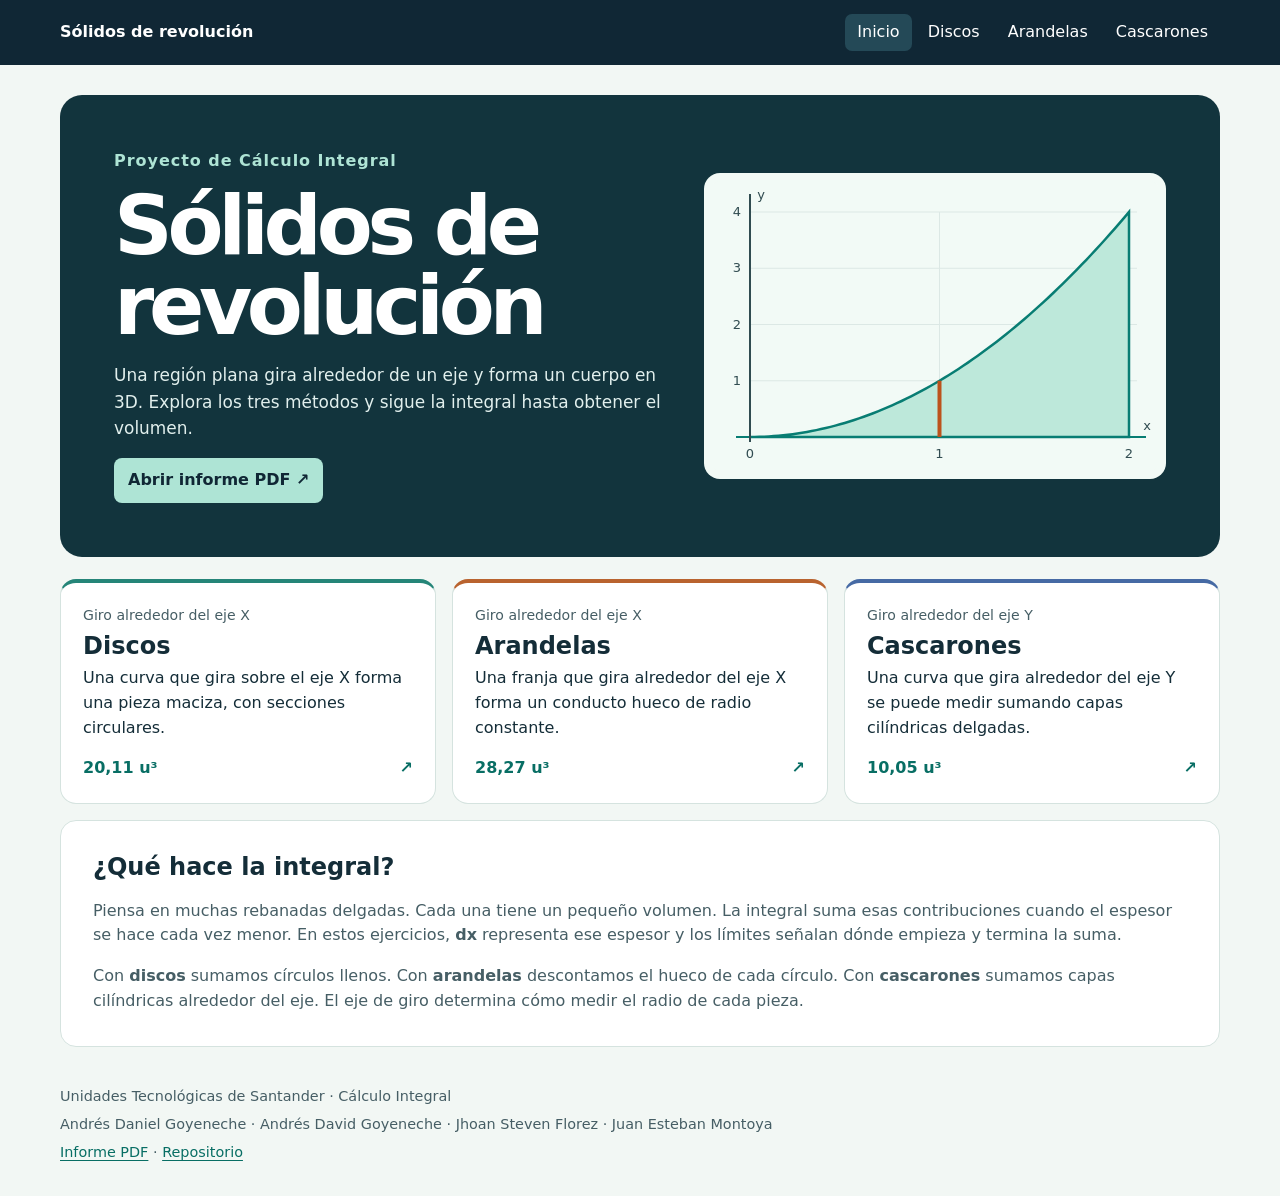
<file: index.html>
<!doctype html>
<html lang="es">
<head>
  <meta charset="utf-8">
  <meta name="viewport" content="width=device-width, initial-scale=1">
  <meta name="theme-color" content="#102735">
  <title>Inicio | Sólidos de revolución</title>
  <link rel="stylesheet" href="estilos.css">
  <script>
  const pages = ['discos', 'arandelas', 'cascarones'];
  function openLegacyLink() {
    const slug = location.hash.slice(1);
    if (pages.includes(slug)) location.replace(slug + '.html');
  }
  openLegacyLink();
  addEventListener('hashchange', openLegacyLink);
</script>
<script defer src="diagramas.js"></script>
</head>
<body>
  <header class="site-header">
    <div class="shell header-inner">
      <a class="brand" href="./">Sólidos de revolución</a>
      <nav aria-label="Páginas del proyecto"><a href="./" aria-current=page>Inicio</a><a href="discos.html">Discos</a><a href="arandelas.html">Arandelas</a><a href="cascarones.html">Cascarones</a></nav>
    </div>
  </header>
  <main class="shell">
    <section class="hero home-hero">
  <div>
    <p class="eyebrow">Proyecto de Cálculo Integral</p>
    <h1>Sólidos de<br>revolución</h1>
    <p>Una región plana gira alrededor de un eje y forma un cuerpo en 3D. Explora los tres métodos y sigue la integral hasta obtener el volumen.</p>
    <a class="action" href="Informe.pdf">Abrir informe PDF <span aria-hidden="true">↗</span></a>
  </div>
  <div class="hero-plot"><canvas id="portada" role="img" aria-label="Región plana bajo la curva y igual a x al cuadrado"></canvas></div>
</section>
<div class="methods-grid"><a class="method-card discos" href="discos.html">
  <span class="card-axis">Giro alrededor del eje X</span>
  <h2>Discos</h2><p>Una curva que gira sobre el eje X forma una pieza maciza, con secciones circulares.</p>
  <span class="card-result">20,11 u³ <span aria-hidden="true">↗</span></span>
</a><a class="method-card arandelas" href="arandelas.html">
  <span class="card-axis">Giro alrededor del eje X</span>
  <h2>Arandelas</h2><p>Una franja que gira alrededor del eje X forma un conducto hueco de radio constante.</p>
  <span class="card-result">28,27 u³ <span aria-hidden="true">↗</span></span>
</a><a class="method-card cascarones" href="cascarones.html">
  <span class="card-axis">Giro alrededor del eje Y</span>
  <h2>Cascarones</h2><p>Una curva que gira alrededor del eje Y se puede medir sumando capas cilíndricas delgadas.</p>
  <span class="card-result">10,05 u³ <span aria-hidden="true">↗</span></span>
</a></div>
<section class="paper explainer">
  <h2>¿Qué hace la integral?</h2>
  <p>Piensa en muchas rebanadas delgadas. Cada una tiene un pequeño volumen. La integral suma esas contribuciones cuando el espesor se hace cada vez menor. En estos ejercicios, <strong>dx</strong> representa ese espesor y los límites señalan dónde empieza y termina la suma.</p>
  <p>Con <strong>discos</strong> sumamos círculos llenos. Con <strong>arandelas</strong> descontamos el hueco de cada círculo. Con <strong>cascarones</strong> sumamos capas cilíndricas alrededor del eje. El eje de giro determina cómo medir el radio de cada pieza.</p>
</section>
  </main>
  <footer class="site-footer shell">
    <p>Unidades Tecnológicas de Santander · Cálculo Integral</p>
    <p>Andrés Daniel Goyeneche · Andrés David Goyeneche · Jhoan Steven Florez · Juan Esteban Montoya</p>
    <a href="Informe.pdf">Informe PDF</a> · <a href="https://github.com/stevenflorez076-bot/solidos-de-revolucion">Repositorio</a>
  </footer>
</body>
</html>
</file>
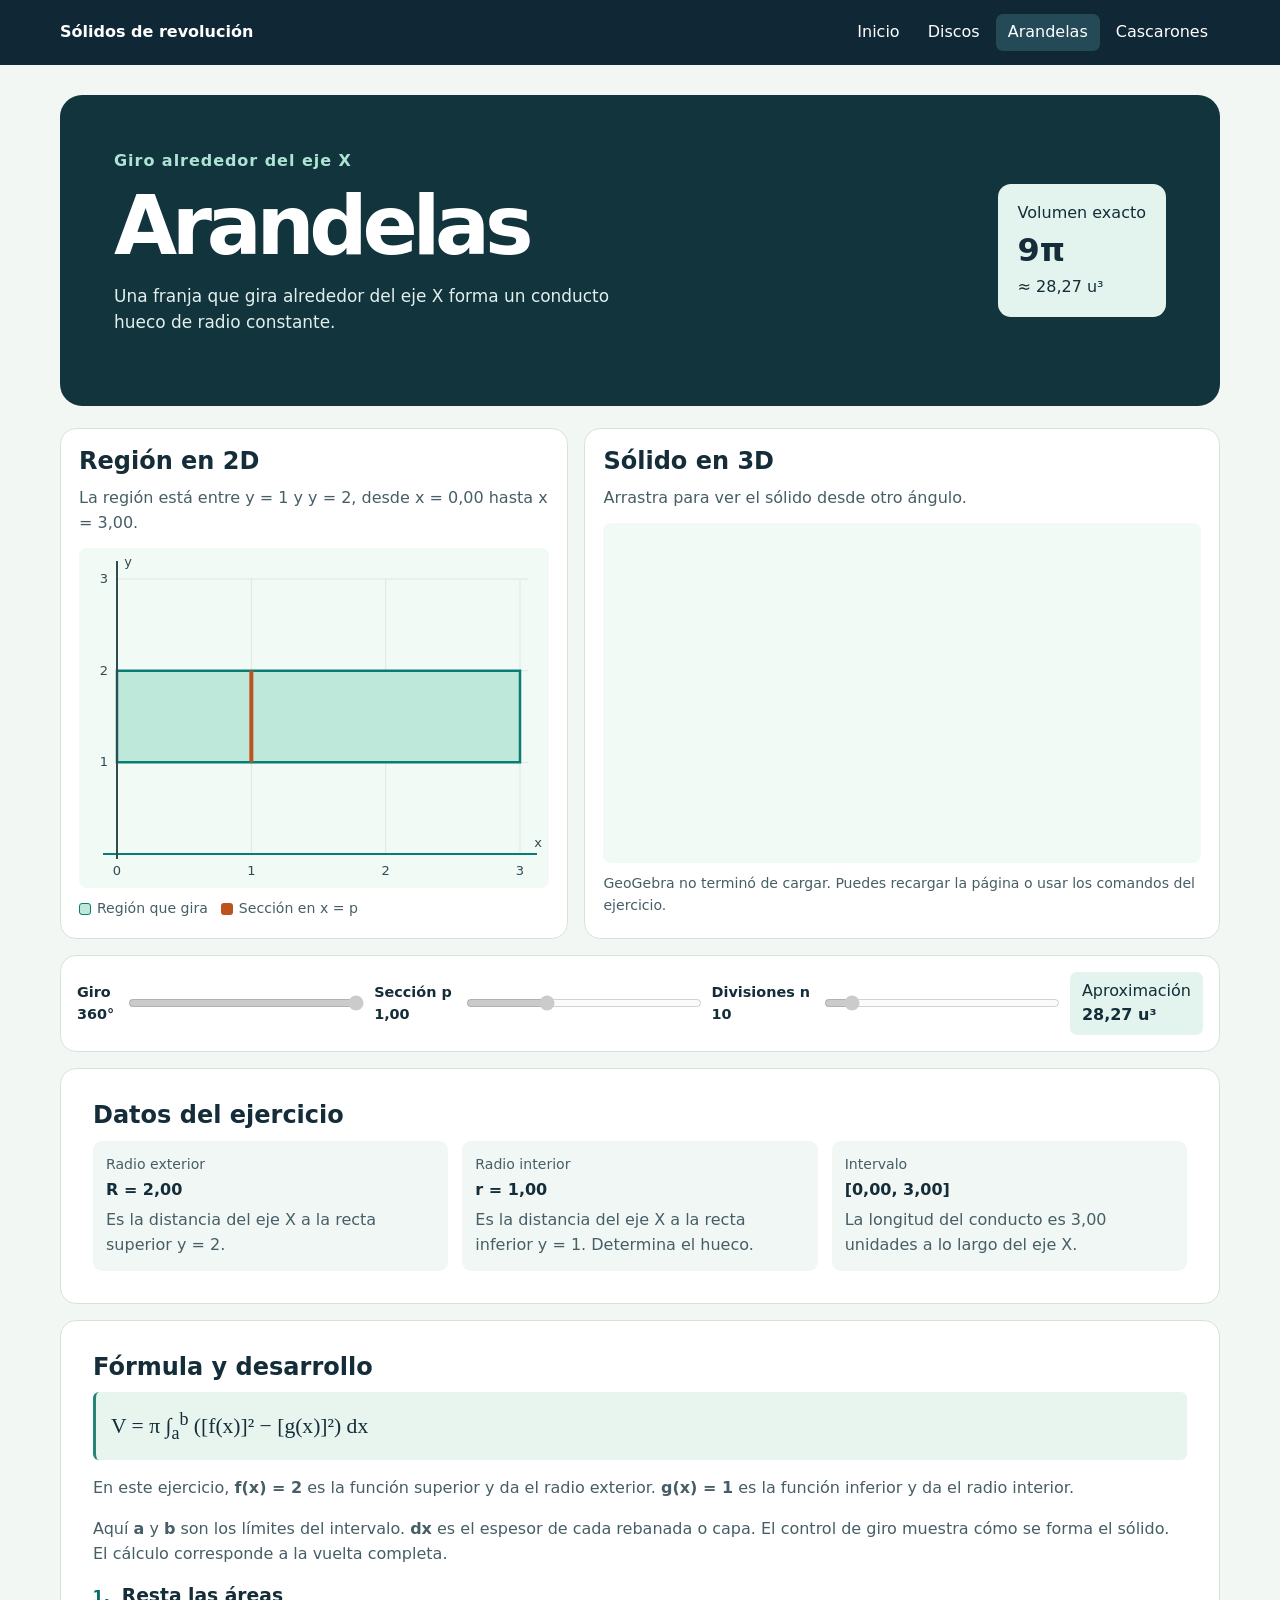
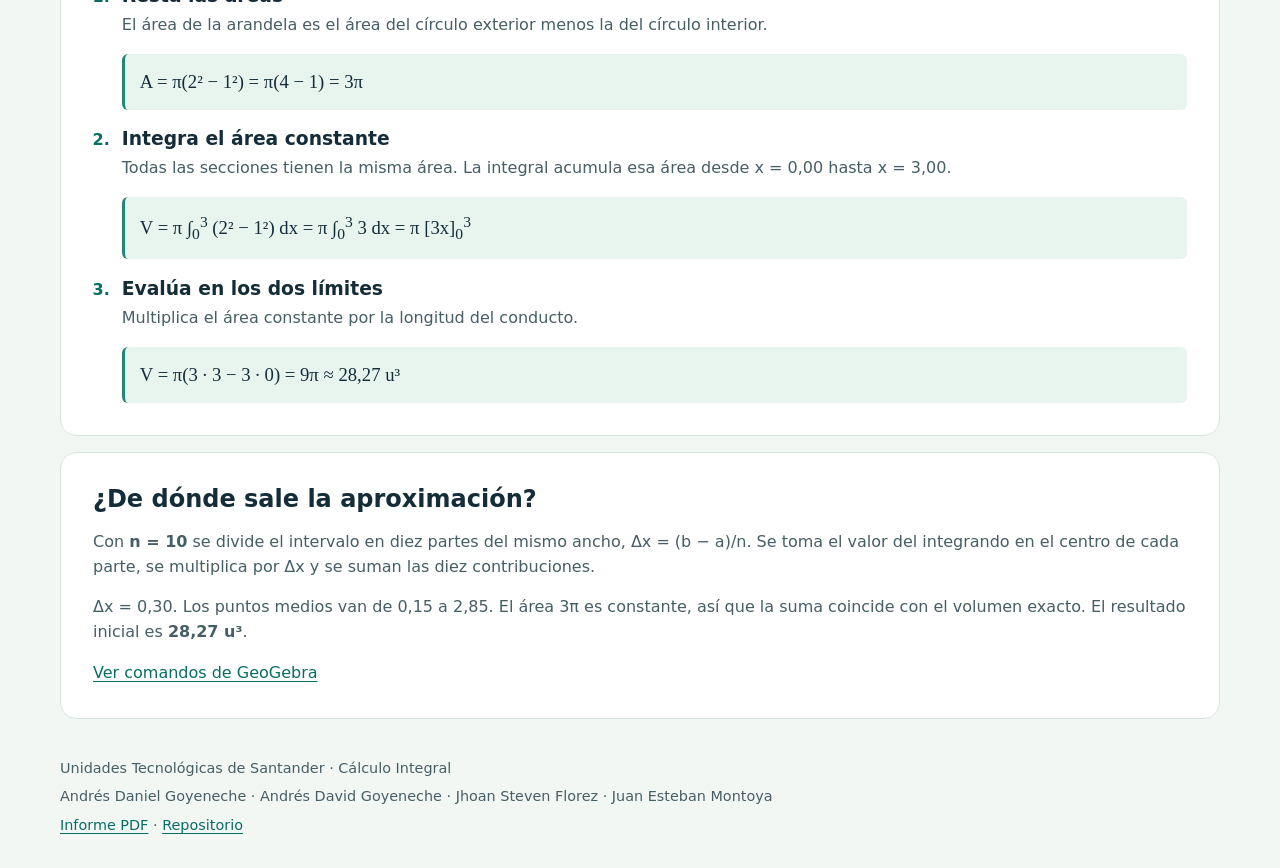
<file: arandelas.html>
<!doctype html>
<html lang="es">
<head>
  <meta charset="utf-8">
  <meta name="viewport" content="width=device-width, initial-scale=1">
  <meta name="theme-color" content="#102735">
  <title>Arandelas | Sólidos de revolución</title>
  <link rel="stylesheet" href="estilos.css">
  <script defer src="diagramas.js"></script>
  <script defer src="https://www.geogebra.org/apps/deployggb.js"></script>
  <script defer src="ejercicios.js"></script>
  <script defer src="app.js"></script>
</head>
<body>
  <header class="site-header">
    <div class="shell header-inner">
      <a class="brand" href="./">Sólidos de revolución</a>
      <nav aria-label="Páginas del proyecto"><a href="./">Inicio</a><a href="discos.html">Discos</a><a href="arandelas.html" aria-current=page>Arandelas</a><a href="cascarones.html">Cascarones</a></nav>
    </div>
  </header>
  <main class="shell">
    <article class="exercise arandelas" data-method="arandelas">
  <section class="hero exercise-hero">
    <div><p class="eyebrow">Giro alrededor del eje X</p><h1>Arandelas</h1><p>Una franja que gira alrededor del eje X forma un conducto hueco de radio constante.</p></div>
    <div class="volume"><span>Volumen exacto</span><strong>9π</strong><span>≈ 28,27 u³</span></div>
  </section>
  <div class="visuals">
    <section class="paper visual">
      <h2>Región en 2D</h2>
      <p id="region-desc">La región está entre y = 1 y y = 2, desde x = 0,00 hasta x = 3,00.</p>
      <canvas id="region" role="img" aria-label="Región plana sombreada y sección seleccionada" aria-describedby="region-desc"></canvas>
      <p class="legend"><span class="swatch area"></span> Región que gira <span class="swatch slice"></span> Sección en x = p</p>
    </section>
    <section class="paper visual">
      <h2>Sólido en 3D</h2>
      <p>Arrastra para ver el sólido desde otro ángulo.</p>
      <div id="visor" aria-label="Simulador 3D de GeoGebra"></div>
      <p id="estado" role="status">Cargando GeoGebra…</p>
    </section>
  </div>
  <section class="paper controls" aria-label="Controles del simulador">
    <label for="giro">Giro <output id="giro-valor">360°</output></label>
    <input id="giro" type="range" min="1" max="360" value="360" disabled>
    <label for="seccion">Sección p <output id="seccion-valor">1,00</output></label>
    <input id="seccion" type="range" min="0.01" max="2.99" step="0.01" value="1" disabled>
    <label for="divisiones">Divisiones n <output id="divisiones-valor">10</output></label>
    <input id="divisiones" type="range" min="1" max="100" step="1" value="10" disabled>
    <p class="approx">Aproximación <strong id="aprox">28,27 u³</strong></p>
  </section>
  <section class="paper explainer">
    <h2>Datos del ejercicio</h2>
    <dl class="data"><div><dt>Radio exterior</dt><dd><strong>R = 2,00</strong><p>Es la distancia del eje X a la recta superior y = 2.</p></dd></div><div><dt>Radio interior</dt><dd><strong>r = 1,00</strong><p>Es la distancia del eje X a la recta inferior y = 1. Determina el hueco.</p></dd></div><div><dt>Intervalo</dt><dd><strong>[0,00, 3,00]</strong><p>La longitud del conducto es 3,00 unidades a lo largo del eje X.</p></dd></div></dl>
  </section>
  <section class="paper explainer">
    <h2>Fórmula y desarrollo</h2>
    <div class="formula main-formula">V = π ∫<sub>a</sub><sup>b</sup> ([f(x)]² − [g(x)]²) dx</div>
    <p>En este ejercicio, <strong>f(x) = 2</strong> es la función superior y da el radio exterior. <strong>g(x) = 1</strong> es la función inferior y da el radio interior.</p>
    <p>Aquí <strong>a</strong> y <strong>b</strong> son los límites del intervalo. <strong>dx</strong> es el espesor de cada rebanada o capa. El control de giro muestra cómo se forma el sólido. El cálculo corresponde a la vuelta completa.</p>
    <ol class="steps"><li><h3>Resta las áreas</h3><p>El área de la arandela es el área del círculo exterior menos la del círculo interior.</p><div class="formula">A = π(2² − 1²) = π(4 − 1) = 3π</div></li><li><h3>Integra el área constante</h3><p>Todas las secciones tienen la misma área. La integral acumula esa área desde x = 0,00 hasta x = 3,00.</p><div class="formula">V = π ∫<sub>0</sub><sup>3</sup> (2² − 1²) dx = π ∫<sub>0</sub><sup>3</sup> 3 dx = π [3x]<sub>0</sub><sup>3</sup></div></li><li><h3>Evalúa en los dos límites</h3><p>Multiplica el área constante por la longitud del conducto.</p><div class="formula">V = π(3 · 3 − 3 · 0) = 9π ≈ 28,27 u³</div></li></ol>
  </section>
  <section class="paper explainer">
    <h2>¿De dónde sale la aproximación?</h2>
    <p>Con <strong>n = 10</strong> se divide el intervalo en diez partes del mismo ancho, Δx = (b − a)/n. Se toma el valor del integrando en el centro de cada parte, se multiplica por Δx y se suman las diez contribuciones.</p>
    <p>Δx = 0,30. Los puntos medios van de 0,15 a 2,85. El área 3π es constante, así que la suma coincide con el volumen exacto. El resultado inicial es <strong>28,27 u³</strong>.</p>
    <a href="comandos/arandelas.txt">Ver comandos de GeoGebra</a>
  </section>
</article>
  </main>
  <footer class="site-footer shell">
    <p>Unidades Tecnológicas de Santander · Cálculo Integral</p>
    <p>Andrés Daniel Goyeneche · Andrés David Goyeneche · Jhoan Steven Florez · Juan Esteban Montoya</p>
    <a href="Informe.pdf">Informe PDF</a> · <a href="https://github.com/stevenflorez076-bot/solidos-de-revolucion">Repositorio</a>
  </footer>
</body>
</html>
</file>
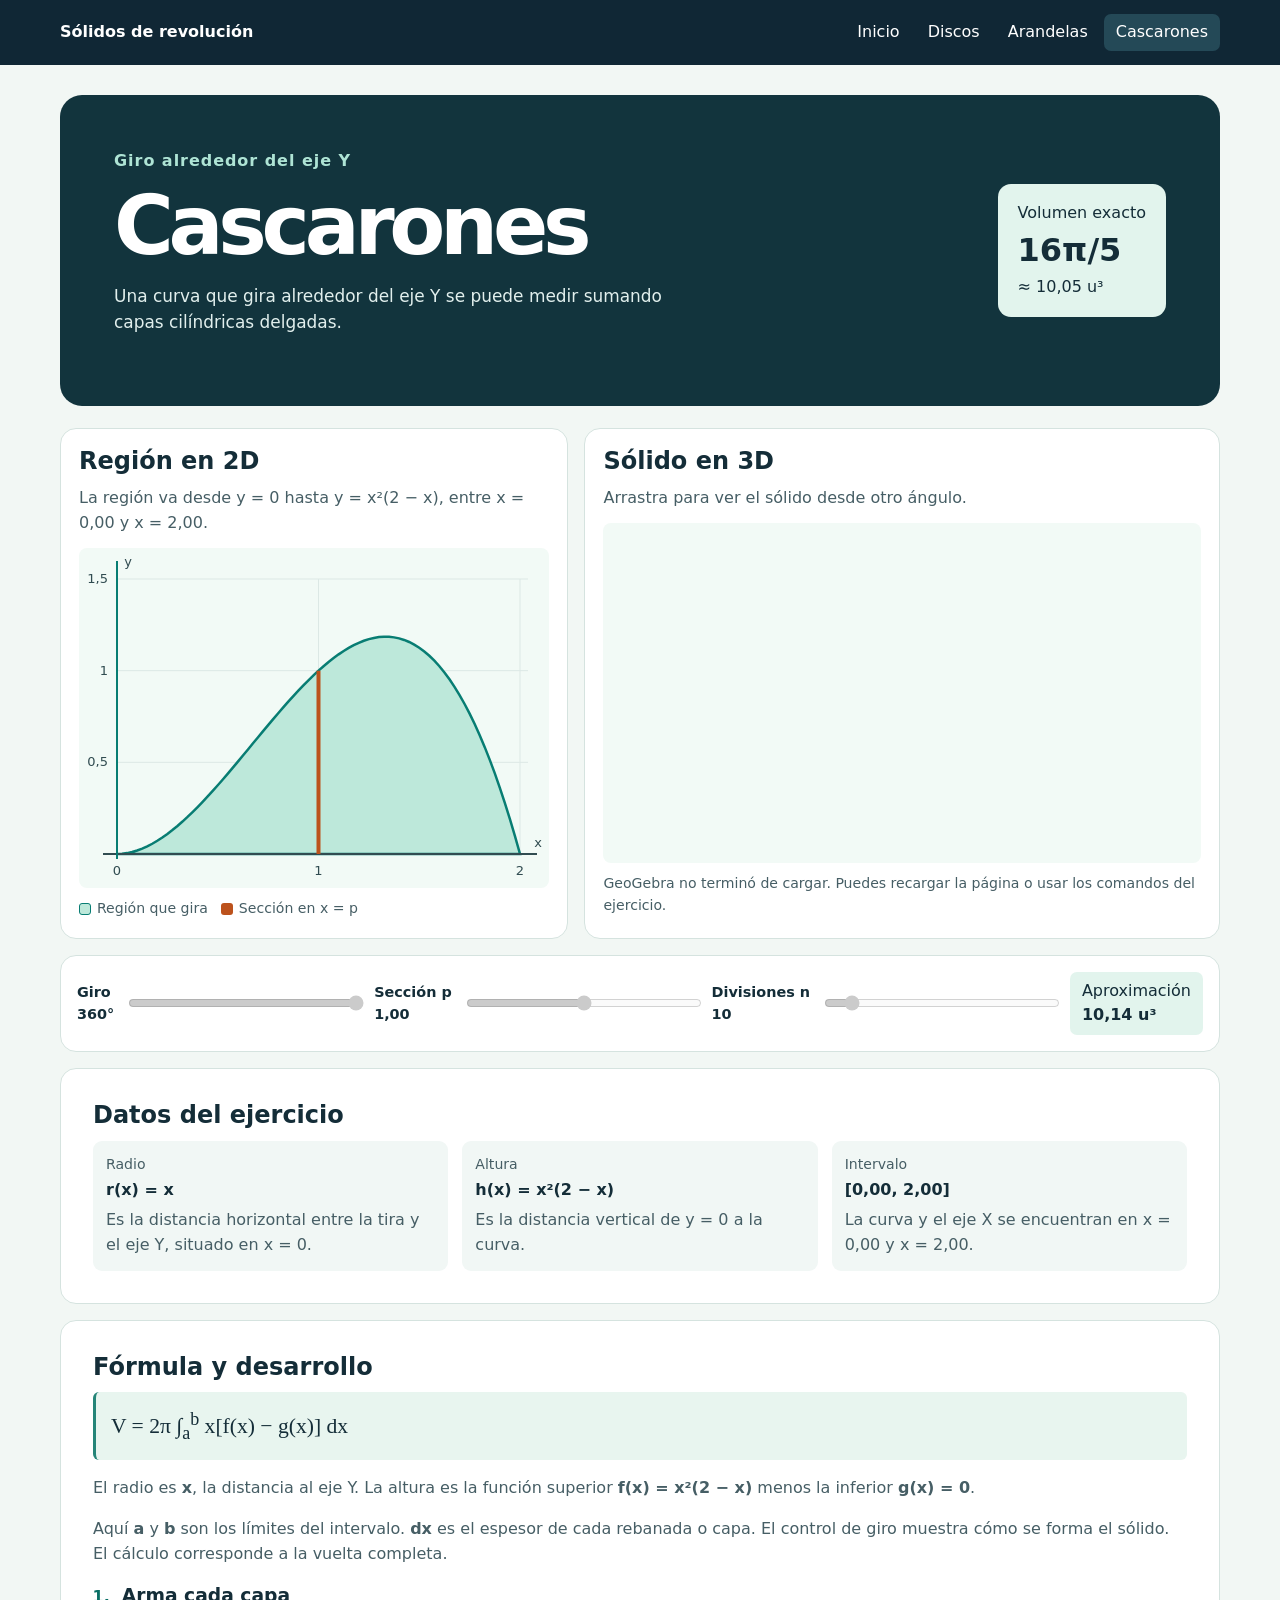
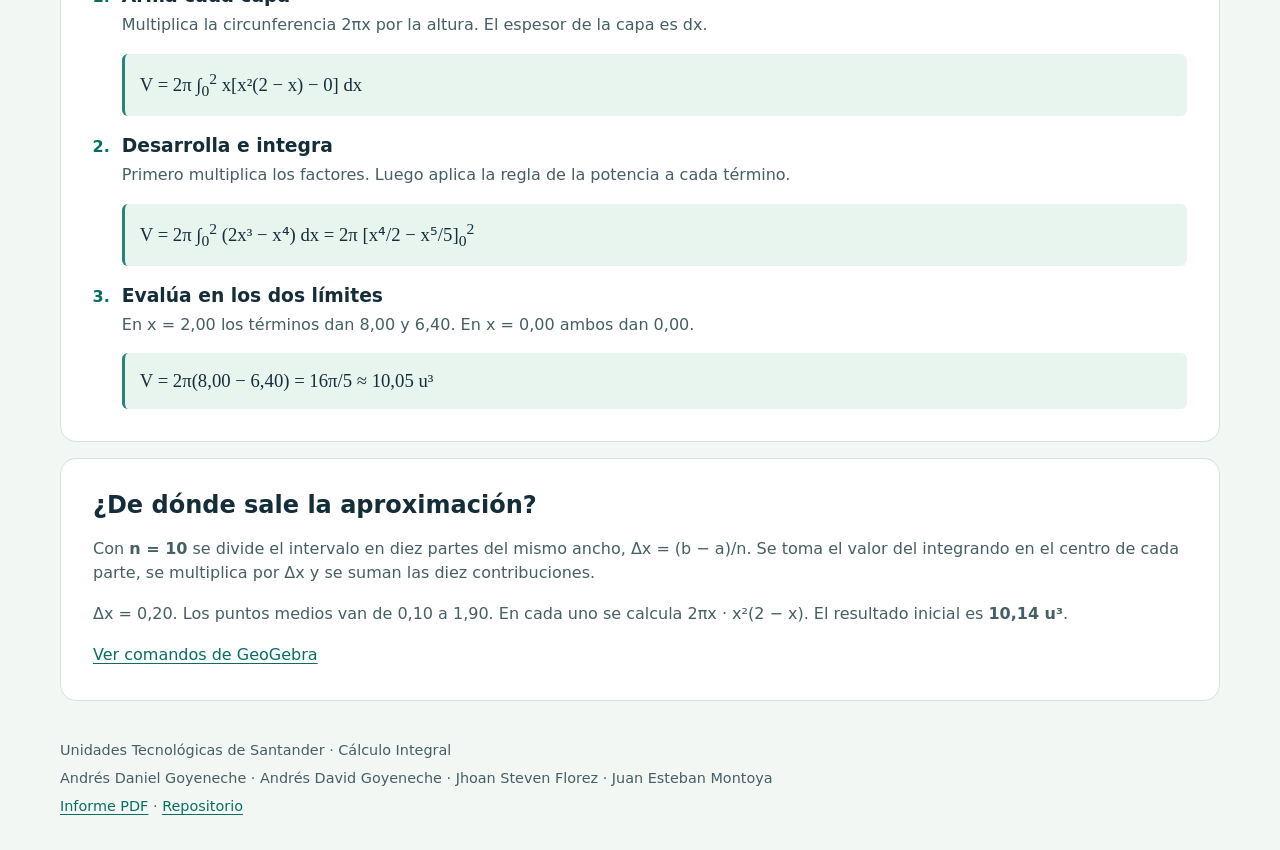
<file: cascarones.html>
<!doctype html>
<html lang="es">
<head>
  <meta charset="utf-8">
  <meta name="viewport" content="width=device-width, initial-scale=1">
  <meta name="theme-color" content="#102735">
  <title>Cascarones | Sólidos de revolución</title>
  <link rel="stylesheet" href="estilos.css">
  <script defer src="diagramas.js"></script>
  <script defer src="https://www.geogebra.org/apps/deployggb.js"></script>
  <script defer src="ejercicios.js"></script>
  <script defer src="app.js"></script>
</head>
<body>
  <header class="site-header">
    <div class="shell header-inner">
      <a class="brand" href="./">Sólidos de revolución</a>
      <nav aria-label="Páginas del proyecto"><a href="./">Inicio</a><a href="discos.html">Discos</a><a href="arandelas.html">Arandelas</a><a href="cascarones.html" aria-current=page>Cascarones</a></nav>
    </div>
  </header>
  <main class="shell">
    <article class="exercise cascarones" data-method="cascarones">
  <section class="hero exercise-hero">
    <div><p class="eyebrow">Giro alrededor del eje Y</p><h1>Cascarones</h1><p>Una curva que gira alrededor del eje Y se puede medir sumando capas cilíndricas delgadas.</p></div>
    <div class="volume"><span>Volumen exacto</span><strong>16π/5</strong><span>≈ 10,05 u³</span></div>
  </section>
  <div class="visuals">
    <section class="paper visual">
      <h2>Región en 2D</h2>
      <p id="region-desc">La región va desde y = 0 hasta y = x²(2 − x), entre x = 0,00 y x = 2,00.</p>
      <canvas id="region" role="img" aria-label="Región plana sombreada y sección seleccionada" aria-describedby="region-desc"></canvas>
      <p class="legend"><span class="swatch area"></span> Región que gira <span class="swatch slice"></span> Sección en x = p</p>
    </section>
    <section class="paper visual">
      <h2>Sólido en 3D</h2>
      <p>Arrastra para ver el sólido desde otro ángulo.</p>
      <div id="visor" aria-label="Simulador 3D de GeoGebra"></div>
      <p id="estado" role="status">Cargando GeoGebra…</p>
    </section>
  </div>
  <section class="paper controls" aria-label="Controles del simulador">
    <label for="giro">Giro <output id="giro-valor">360°</output></label>
    <input id="giro" type="range" min="1" max="360" value="360" disabled>
    <label for="seccion">Sección p <output id="seccion-valor">1,00</output></label>
    <input id="seccion" type="range" min="0.01" max="1.99" step="0.01" value="1" disabled>
    <label for="divisiones">Divisiones n <output id="divisiones-valor">10</output></label>
    <input id="divisiones" type="range" min="1" max="100" step="1" value="10" disabled>
    <p class="approx">Aproximación <strong id="aprox">10,14 u³</strong></p>
  </section>
  <section class="paper explainer">
    <h2>Datos del ejercicio</h2>
    <dl class="data"><div><dt>Radio</dt><dd><strong>r(x) = x</strong><p>Es la distancia horizontal entre la tira y el eje Y, situado en x = 0.</p></dd></div><div><dt>Altura</dt><dd><strong>h(x) = x²(2 − x)</strong><p>Es la distancia vertical de y = 0 a la curva.</p></dd></div><div><dt>Intervalo</dt><dd><strong>[0,00, 2,00]</strong><p>La curva y el eje X se encuentran en x = 0,00 y x = 2,00.</p></dd></div></dl>
  </section>
  <section class="paper explainer">
    <h2>Fórmula y desarrollo</h2>
    <div class="formula main-formula">V = 2π ∫<sub>a</sub><sup>b</sup> x[f(x) − g(x)] dx</div>
    <p>El radio es <strong>x</strong>, la distancia al eje Y. La altura es la función superior <strong>f(x) = x²(2 − x)</strong> menos la inferior <strong>g(x) = 0</strong>.</p>
    <p>Aquí <strong>a</strong> y <strong>b</strong> son los límites del intervalo. <strong>dx</strong> es el espesor de cada rebanada o capa. El control de giro muestra cómo se forma el sólido. El cálculo corresponde a la vuelta completa.</p>
    <ol class="steps"><li><h3>Arma cada capa</h3><p>Multiplica la circunferencia 2πx por la altura. El espesor de la capa es dx.</p><div class="formula">V = 2π ∫<sub>0</sub><sup>2</sup> x[x²(2 − x) − 0] dx</div></li><li><h3>Desarrolla e integra</h3><p>Primero multiplica los factores. Luego aplica la regla de la potencia a cada término.</p><div class="formula">V = 2π ∫<sub>0</sub><sup>2</sup> (2x³ − x⁴) dx = 2π [x⁴/2 − x⁵/5]<sub>0</sub><sup>2</sup></div></li><li><h3>Evalúa en los dos límites</h3><p>En x = 2,00 los términos dan 8,00 y 6,40. En x = 0,00 ambos dan 0,00.</p><div class="formula">V = 2π(8,00 − 6,40) = 16π/5 ≈ 10,05 u³</div></li></ol>
  </section>
  <section class="paper explainer">
    <h2>¿De dónde sale la aproximación?</h2>
    <p>Con <strong>n = 10</strong> se divide el intervalo en diez partes del mismo ancho, Δx = (b − a)/n. Se toma el valor del integrando en el centro de cada parte, se multiplica por Δx y se suman las diez contribuciones.</p>
    <p>Δx = 0,20. Los puntos medios van de 0,10 a 1,90. En cada uno se calcula 2πx · x²(2 − x). El resultado inicial es <strong>10,14 u³</strong>.</p>
    <a href="comandos/cascarones.txt">Ver comandos de GeoGebra</a>
  </section>
</article>
  </main>
  <footer class="site-footer shell">
    <p>Unidades Tecnológicas de Santander · Cálculo Integral</p>
    <p>Andrés Daniel Goyeneche · Andrés David Goyeneche · Jhoan Steven Florez · Juan Esteban Montoya</p>
    <a href="Informe.pdf">Informe PDF</a> · <a href="https://github.com/stevenflorez076-bot/solidos-de-revolucion">Repositorio</a>
  </footer>
</body>
</html>
</file>
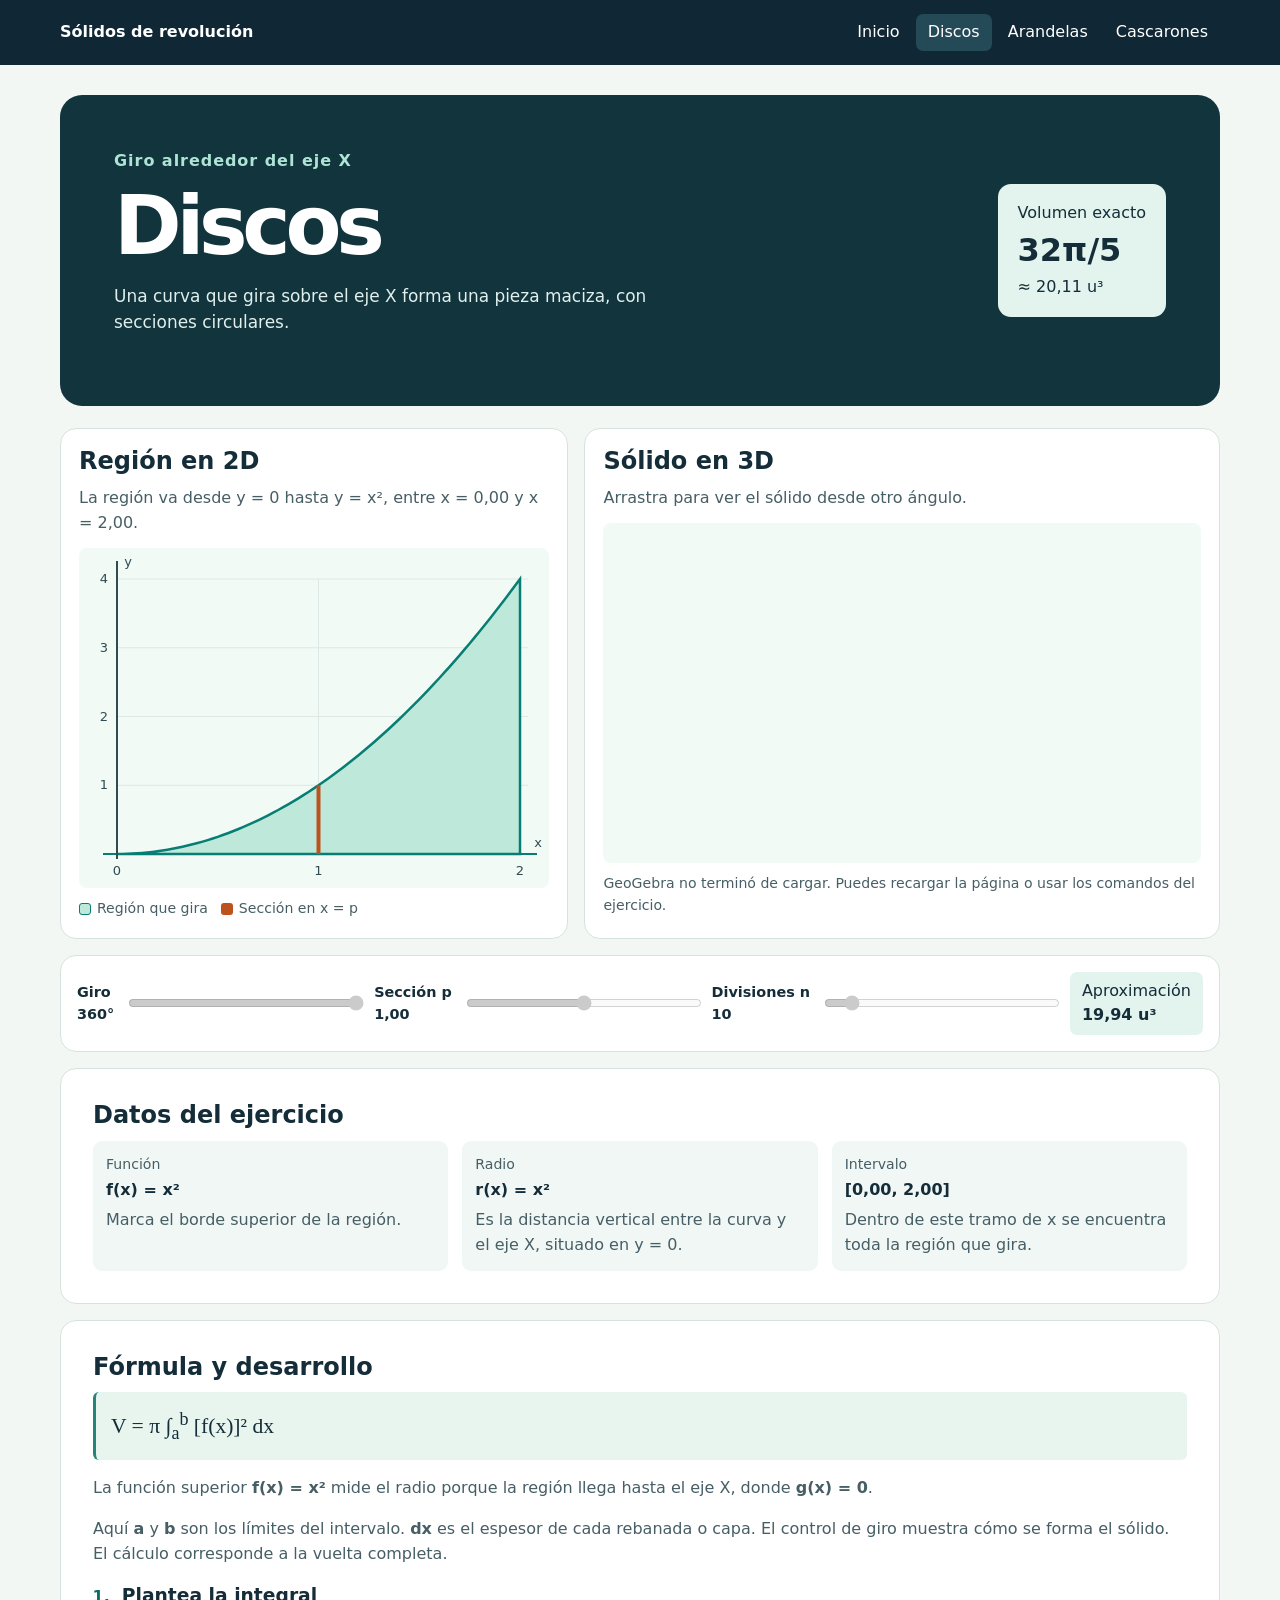
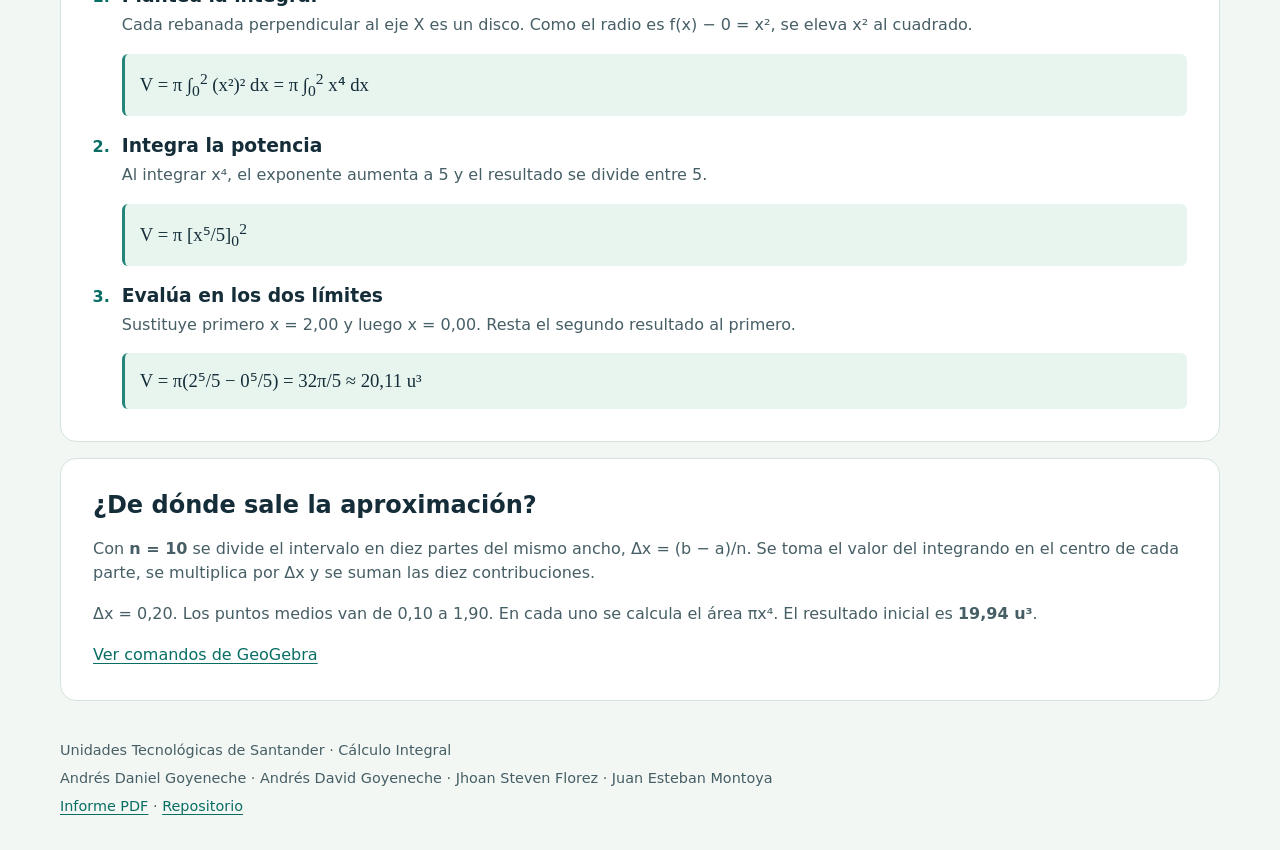
<file: discos.html>
<!doctype html>
<html lang="es">
<head>
  <meta charset="utf-8">
  <meta name="viewport" content="width=device-width, initial-scale=1">
  <meta name="theme-color" content="#102735">
  <title>Discos | Sólidos de revolución</title>
  <link rel="stylesheet" href="estilos.css">
  <script defer src="diagramas.js"></script>
  <script defer src="https://www.geogebra.org/apps/deployggb.js"></script>
  <script defer src="ejercicios.js"></script>
  <script defer src="app.js"></script>
</head>
<body>
  <header class="site-header">
    <div class="shell header-inner">
      <a class="brand" href="./">Sólidos de revolución</a>
      <nav aria-label="Páginas del proyecto"><a href="./">Inicio</a><a href="discos.html" aria-current=page>Discos</a><a href="arandelas.html">Arandelas</a><a href="cascarones.html">Cascarones</a></nav>
    </div>
  </header>
  <main class="shell">
    <article class="exercise discos" data-method="discos">
  <section class="hero exercise-hero">
    <div><p class="eyebrow">Giro alrededor del eje X</p><h1>Discos</h1><p>Una curva que gira sobre el eje X forma una pieza maciza, con secciones circulares.</p></div>
    <div class="volume"><span>Volumen exacto</span><strong>32π/5</strong><span>≈ 20,11 u³</span></div>
  </section>
  <div class="visuals">
    <section class="paper visual">
      <h2>Región en 2D</h2>
      <p id="region-desc">La región va desde y = 0 hasta y = x², entre x = 0,00 y x = 2,00.</p>
      <canvas id="region" role="img" aria-label="Región plana sombreada y sección seleccionada" aria-describedby="region-desc"></canvas>
      <p class="legend"><span class="swatch area"></span> Región que gira <span class="swatch slice"></span> Sección en x = p</p>
    </section>
    <section class="paper visual">
      <h2>Sólido en 3D</h2>
      <p>Arrastra para ver el sólido desde otro ángulo.</p>
      <div id="visor" aria-label="Simulador 3D de GeoGebra"></div>
      <p id="estado" role="status">Cargando GeoGebra…</p>
    </section>
  </div>
  <section class="paper controls" aria-label="Controles del simulador">
    <label for="giro">Giro <output id="giro-valor">360°</output></label>
    <input id="giro" type="range" min="1" max="360" value="360" disabled>
    <label for="seccion">Sección p <output id="seccion-valor">1,00</output></label>
    <input id="seccion" type="range" min="0.01" max="1.99" step="0.01" value="1" disabled>
    <label for="divisiones">Divisiones n <output id="divisiones-valor">10</output></label>
    <input id="divisiones" type="range" min="1" max="100" step="1" value="10" disabled>
    <p class="approx">Aproximación <strong id="aprox">19,94 u³</strong></p>
  </section>
  <section class="paper explainer">
    <h2>Datos del ejercicio</h2>
    <dl class="data"><div><dt>Función</dt><dd><strong>f(x) = x²</strong><p>Marca el borde superior de la región.</p></dd></div><div><dt>Radio</dt><dd><strong>r(x) = x²</strong><p>Es la distancia vertical entre la curva y el eje X, situado en y = 0.</p></dd></div><div><dt>Intervalo</dt><dd><strong>[0,00, 2,00]</strong><p>Dentro de este tramo de x se encuentra toda la región que gira.</p></dd></div></dl>
  </section>
  <section class="paper explainer">
    <h2>Fórmula y desarrollo</h2>
    <div class="formula main-formula">V = π ∫<sub>a</sub><sup>b</sup> [f(x)]² dx</div>
    <p>La función superior <strong>f(x) = x²</strong> mide el radio porque la región llega hasta el eje X, donde <strong>g(x) = 0</strong>.</p>
    <p>Aquí <strong>a</strong> y <strong>b</strong> son los límites del intervalo. <strong>dx</strong> es el espesor de cada rebanada o capa. El control de giro muestra cómo se forma el sólido. El cálculo corresponde a la vuelta completa.</p>
    <ol class="steps"><li><h3>Plantea la integral</h3><p>Cada rebanada perpendicular al eje X es un disco. Como el radio es f(x) − 0 = x², se eleva x² al cuadrado.</p><div class="formula">V = π ∫<sub>0</sub><sup>2</sup> (x²)² dx = π ∫<sub>0</sub><sup>2</sup> x⁴ dx</div></li><li><h3>Integra la potencia</h3><p>Al integrar x⁴, el exponente aumenta a 5 y el resultado se divide entre 5.</p><div class="formula">V = π [x⁵/5]<sub>0</sub><sup>2</sup></div></li><li><h3>Evalúa en los dos límites</h3><p>Sustituye primero x = 2,00 y luego x = 0,00. Resta el segundo resultado al primero.</p><div class="formula">V = π(2⁵/5 − 0⁵/5) = 32π/5 ≈ 20,11 u³</div></li></ol>
  </section>
  <section class="paper explainer">
    <h2>¿De dónde sale la aproximación?</h2>
    <p>Con <strong>n = 10</strong> se divide el intervalo en diez partes del mismo ancho, Δx = (b − a)/n. Se toma el valor del integrando en el centro de cada parte, se multiplica por Δx y se suman las diez contribuciones.</p>
    <p>Δx = 0,20. Los puntos medios van de 0,10 a 1,90. En cada uno se calcula el área πx⁴. El resultado inicial es <strong>19,94 u³</strong>.</p>
    <a href="comandos/discos.txt">Ver comandos de GeoGebra</a>
  </section>
</article>
  </main>
  <footer class="site-footer shell">
    <p>Unidades Tecnológicas de Santander · Cálculo Integral</p>
    <p>Andrés Daniel Goyeneche · Andrés David Goyeneche · Jhoan Steven Florez · Juan Esteban Montoya</p>
    <a href="Informe.pdf">Informe PDF</a> · <a href="https://github.com/stevenflorez076-bot/solidos-de-revolucion">Repositorio</a>
  </footer>
</body>
</html>
</file>
<file: estilos.css>
:root {
  color-scheme: light;
  --ink: #142d38;
  --muted: #465e65;
  --teal: #086e64;
  --border: #d5e3df;
  --background: #f2f7f4;
  --dark: #102735;
  font: 16px/1.55 system-ui, sans-serif;
}
* { box-sizing: border-box; }
body { margin: 0; background: var(--background); color: var(--ink); }
a { color: var(--teal); text-underline-offset: .2em; }
a:focus-visible, input:focus-visible { outline: 3px solid #d46b28; outline-offset: 4px; }
.shell { width: min(1160px, calc(100% - 40px)); margin: 0 auto; }
.site-header { background: var(--dark); color: #fff; }
.header-inner { display: flex; align-items: center; justify-content: space-between; gap: 16px; padding: 14px 0; }
.site-header a { color: inherit; text-decoration: none; }
.brand { font-weight: 730; }
nav { display: flex; flex-wrap: wrap; gap: 4px; }
nav a { padding: 6px 12px; border-radius: 7px; }
nav a:hover, nav a[aria-current] { background: #244957; }
.hero { display: grid; grid-template-columns: minmax(0, 1fr) auto; align-items: center; gap: 26px; margin: 30px 0 22px; padding: clamp(24px, 5vw, 54px); border-radius: 22px; background: #12343d; color: #fff; }
.hero h1 { margin: 0; font-size: clamp(2.65rem, 7vw, 5.1rem); line-height: .98; letter-spacing: -.065em; }
.hero p:not(.eyebrow) { max-width: 550px; color: #e1efed; font-size: 1.06rem; }
.eyebrow { margin: 0 0 12px; color: #aee4d5; font-weight: 700; letter-spacing: .06em; }
.home-hero { grid-template-columns: 1.1fr .9fr; }
.hero-plot { background: #f2faf6; border-radius: 16px; padding: 8px; }
.action { display: inline-block; color: var(--dark); background: #aee4d5; border-radius: 8px; padding: 10px 14px; text-decoration: none; font-weight: 700; }
.methods-grid { display: grid; grid-template-columns: repeat(3, 1fr); gap: 16px; }
.method-card, .paper { background: #fff; border: 1px solid var(--border); border-radius: 16px; }
.method-card { display: flex; flex-direction: column; padding: 22px; text-decoration: none; color: inherit; border-top: 4px solid #258578; }
.method-card.arandelas { border-top-color: #b9632f; }
.method-card.cascarones { border-top-color: #466aa4; }
.method-card:hover { border-color: var(--teal); }
.card-axis { color: var(--muted); font-size: .88rem; }
.method-card h2 { margin: 5px 0; }
.method-card p { margin: 0 0 16px; }
.card-result { display: flex; justify-content: space-between; margin-top: auto; color: var(--teal); font-weight: 750; }
.volume { min-width: 155px; padding: 17px 20px; border-radius: 13px; background: #e2f4ed; color: var(--ink); }
.volume span, .volume strong { display: block; }
.volume strong { font-size: 2rem; }
.visuals { display: grid; grid-template-columns: 1fr 1.25fr; gap: 16px; }
.visual { min-width: 0; padding: 18px; }
h2, h3 { line-height: 1.22; }
.visual h2, .explainer h2 { margin: 0 0 10px; }
.visual p, .explainer p { color: var(--muted); }
.visual p { margin: 0 0 12px; }
canvas#region, canvas#portada { display: block; width: 100%; height: 340px; background: #f2faf6; border-radius: 8px; }
canvas#portada { height: 290px; }
#visor { width: 100%; height: 340px; overflow: hidden; background: #f2faf6; border-radius: 8px; }
#estado, .visual .legend { margin: 10px 0 0; font-size: .88rem; }
.legend { display: flex; flex-wrap: wrap; gap: 6px; align-items: center; }
.swatch { width: .85em; height: .85em; border-radius: 3px; display: inline-block; }
.area { background: #bde8da; border: 1px solid #087d73; }
.slice { background: #bc521c; margin-left: 7px; }
.controls { display: grid; grid-template-columns: auto minmax(90px,1fr) auto minmax(90px,1fr) auto minmax(90px,1fr) auto; align-items: center; gap: 12px; margin-top: 16px; padding: 16px; }
.controls label { font-weight: 600; font-size: .9rem; }
.controls output { display: block; font-variant-numeric: tabular-nums; }
input[type=range] { width: 100%; accent-color: var(--teal); }
.approx { margin: 0; padding: 7px 12px; border-radius: 7px; background: #e2f4ed; }
.approx strong { display: block; }
.explainer { margin: 16px 0; padding: clamp(18px, 4vw, 32px); }
.explainer p:last-child { margin-bottom: 0; }
.data { display: grid; grid-template-columns: repeat(3, 1fr); gap: 14px; margin: 0; }
.data > div { background: #f1f7f5; border-radius: 9px; padding: 13px; }
.data dd { margin: 3px 0 0; }
.data dt { color: var(--muted); font-size: .88rem; }
.data p { margin: 5px 0 0; }
.formula { padding: 12px 15px; background: #e8f5ef; border-left: 3px solid #258578; border-radius: 6px; font: 1.17rem/1.7 Cambria, Georgia, serif; }
.main-formula { font-size: 1.35rem; }
.steps { padding-left: 1.4em; margin-bottom: 0; }
.steps li { padding-left: .4em; }
.steps li::marker { color: var(--teal); font-weight: 700; }
.steps h3 { margin-bottom: 5px; }
.steps p { margin-top: 0; }
.site-footer { padding: 22px 0 32px; color: var(--muted); font-size: .9rem; }
.site-footer p { margin: 0 0 6px; }
@media (max-width: 900px) {
  .controls { grid-template-columns: auto 1fr auto 1fr; }
}
@media (max-width: 660px) {
  .shell { width: calc(100% - 24px); }
  .header-inner { flex-direction: column; align-items: flex-start; gap: 7px; }
  nav a { padding: 5px 8px; }
  .hero, .visuals, .methods-grid, .data { grid-template-columns: 1fr; }
  .hero { margin-top: 18px; }
  .volume { width: fit-content; }
  .controls { grid-template-columns: auto 1fr; }
  .approx { grid-column: 1 / -1; }
  canvas#region, canvas#portada { height: 240px; }
}
</file>
